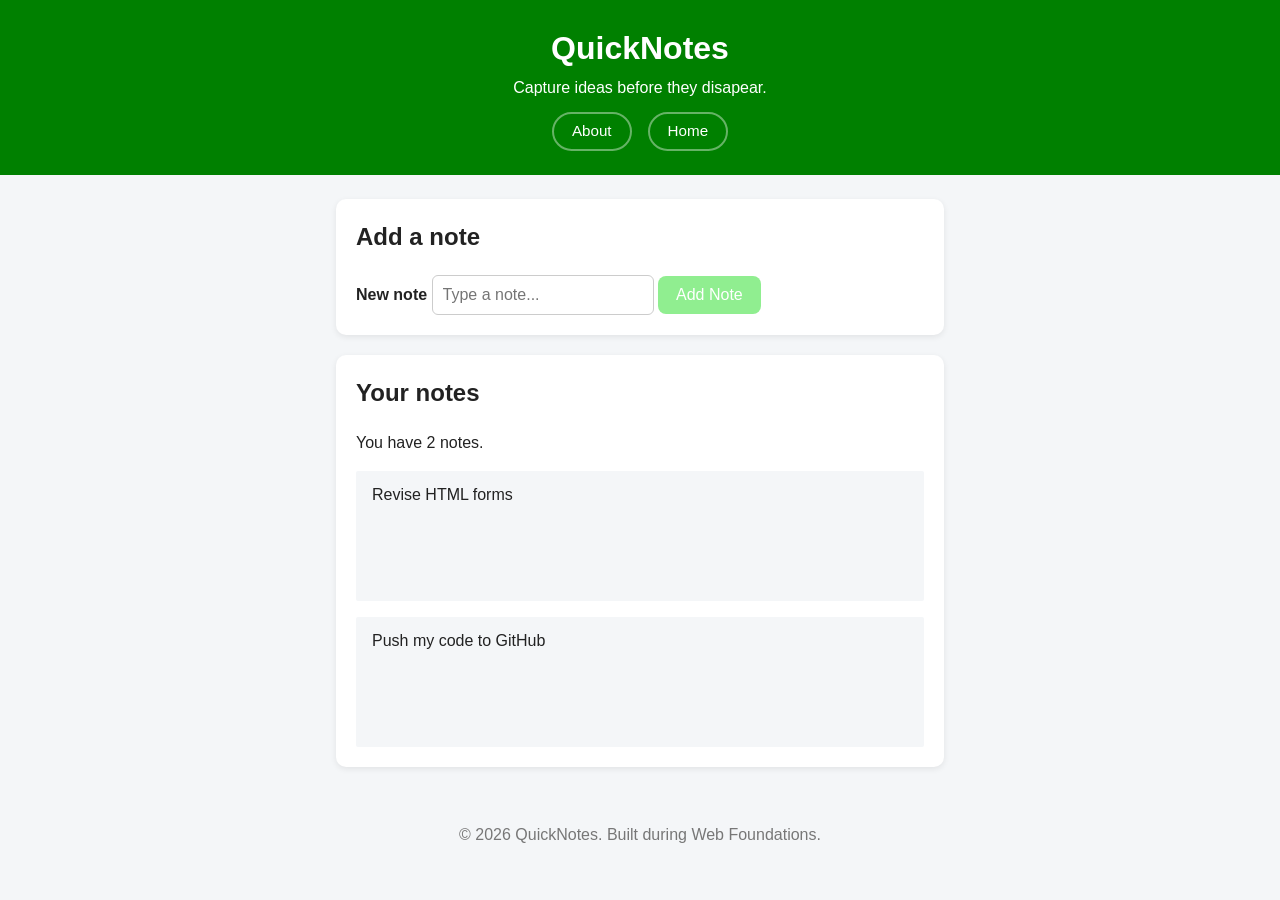
<file: day 2/index.html>
<!DOCTYPE html>
<html lang="en">
<head>
    <meta charset="UTF-8">
    <meta name="viewport" content="width=device-width, initial-scale=1.0">
    <title>QuickNotes</title>
    <link rel="stylesheet" href="styles.css"/>
</head>
<body>
    <header>
        <h1>QuickNotes</h1>
        <p>Capture ideas before they disapear.</p>

         <nav>
           <a href="about.html">About</a>
           <a href="index.html">Home</a>
        </nav>
    </header>

    <main>
        <section>
            <h2>Add a note</h2>
            <form id="note-form">
                <label for="note-input">New note</label>
                <input type="text" id="note-input" placeholder="Type a note..."/>
                <button type="submit">Add Note</button>
            </form>
        </section>

        <section>
            <h2>Your notes</h2>
            <div>
            <p id="note-count">You have 2 notes.</p>
            <ul id="notes-list">
                <li>Revise HTML forms</li>
                <li>Push my code to GitHub</li>
            </ul>
            </div>
            </section>
        </section>
    </main>

    <footer>
        <p>&copy; 2026 QuickNotes. Built during Web Foundations.</p>
    </footer>
</body>
</html>
</file>
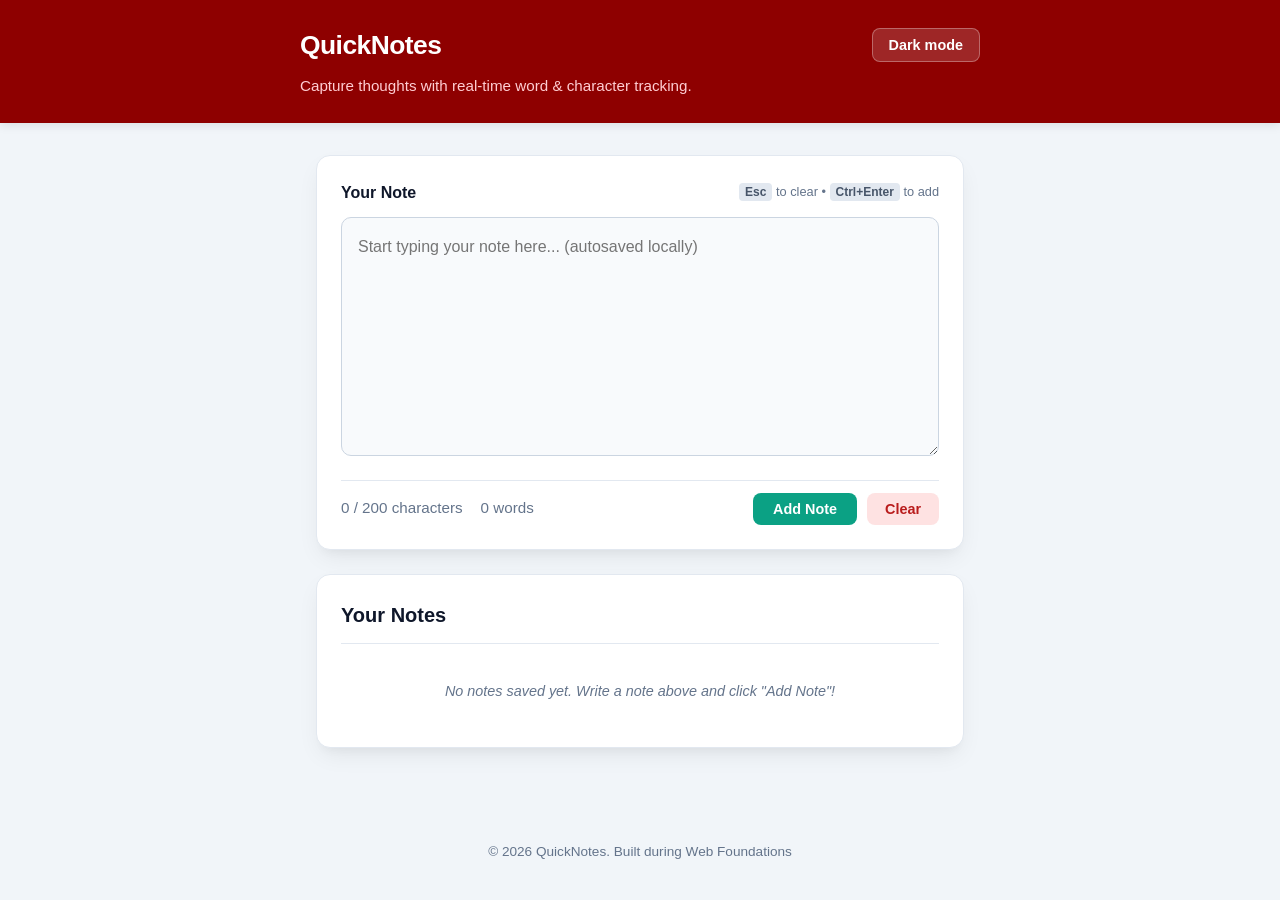
<file: day4/index.html>
<!doctype html>
<html lang="en">
  <head>
    <meta charset="UTF-8" />
    <meta name="viewport" content="width=device-width, initial-scale=1.0" />
    <title>QuickNotes</title>
    <link rel="stylesheet" href="style.css" />
    <script src="script.js" defer></script>
  </head>
  <body>
    <header>
      <div class="header-content">
        <div class="brand">
          <h1>QuickNotes</h1>
        </div>
        <button id="theme-toggle" type="button">Dark mode</button>
      </div>
      <p class="tagline">
        Capture thoughts with real-time word & character tracking.
      </p>
    </header>

    <main>
      <section class="editor-card">
        <div class="editor-header">
          <label for="note-text" class="editor-label">Your Note</label>
          <span class="shortcut-hint"
            ><kbd>Esc</kbd> to clear &bull; <kbd>Ctrl+Enter</kbd> to add</span
          >
        </div>

        <textarea
          id="note-text"
          rows="8"
          placeholder="Start typing your note here... (autosaved locally)"
        ></textarea>

        <div class="meta-row">
          <div class="counters">
            <p id="char-count">0 / 200 characters</p>
            <p id="word-count">0 words</p>
          </div>
          <div class="action-buttons">
            <button id="add-btn" type="button" class="btn-primary">
              Add Note
            </button>
            <button id="clear-btn" type="button" class="btn-clear">
              Clear
            </button>
          </div>
        </div>
      </section>

      <section class="notes-section">
        <div class="notes-header">
          <h2>Your Notes</h2>
          <span id="saved-notes-count" class="notes-count-badge">0 notes</span>
        </div>
        <ul id="notes-list" class="notes-list"></ul>
      </section>
    </main>

    <footer>
      <p>&copy; 2026 QuickNotes. Built during Web Foundations</p>
    </footer>
  </body>
</html>
</file>
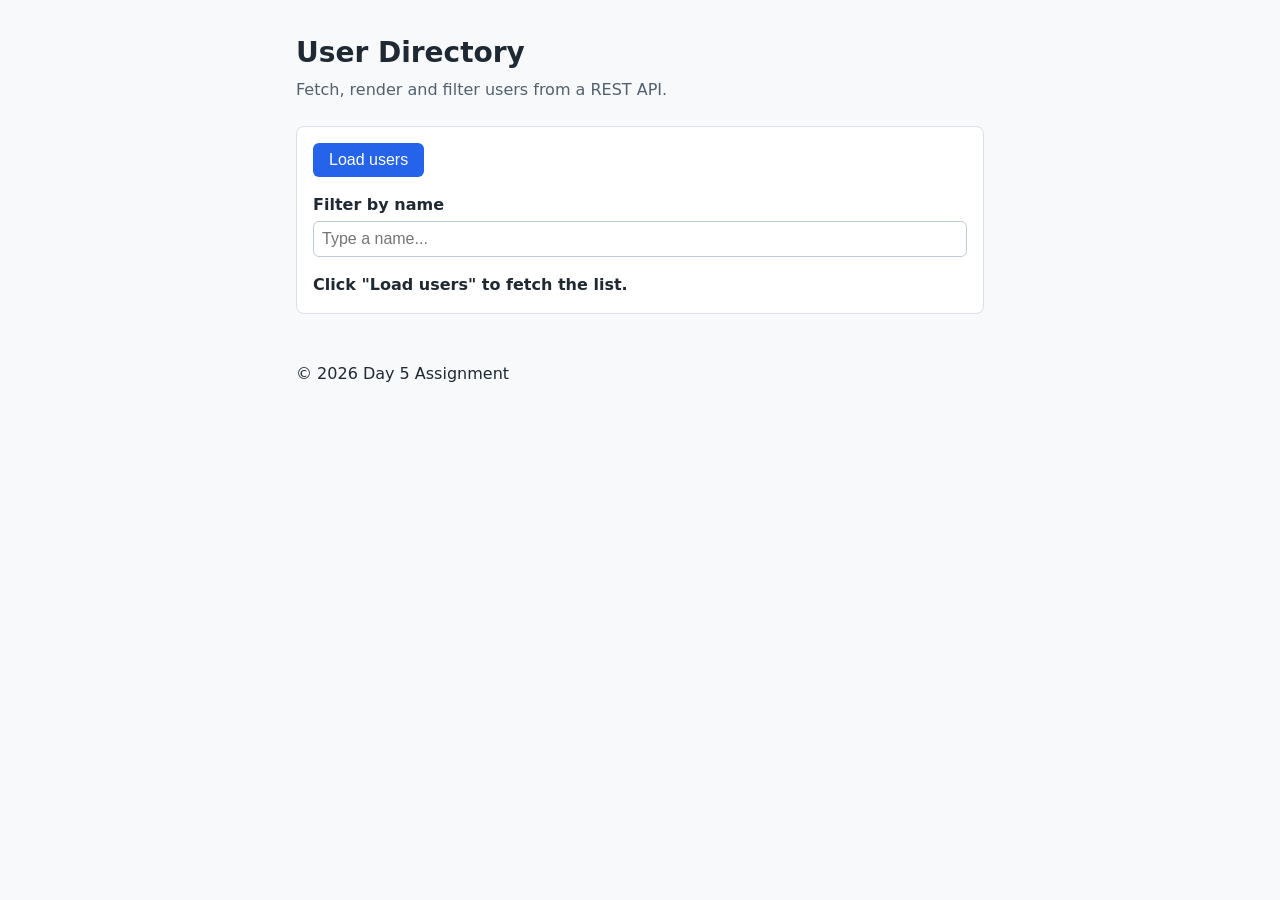
<file: day5/index.html>
<!doctype html>
<html lang="en">
  <head>
    <meta charset="UTF-8" />
    <meta name="viewport" content="width=device-width, initial-scale=1.0" />
    <title>Day 5 - Fetch &amp; Filter Users</title>
    <link rel="stylesheet" href="style.css" />
    <script src="users.js" defer></script>
  </head>
  <body>
    <header>
      <h1>User Directory</h1>
      <p class="tagline">Fetch, render and filter users from a REST API.</p>
    </header>

    <main>
      <section class="controls">
        <button id="load-users" type="button">Load users</button>

        <div class="filter-group">
          <label for="filter-input">Filter by name</label>
          <input
            id="filter-input"
            type="text"
            placeholder="Type a name..."
            autocomplete="off"
          />
        </div>

        <p id="status">Click "Load users" to fetch the list.</p>
      </section>

      <section>
        <ul id="users-list"></ul>
      </section>
    </main>

    <footer>
      <p>&copy; 2026 Day 5 Assignment</p>
    </footer>
  </body>
</html>
</file>
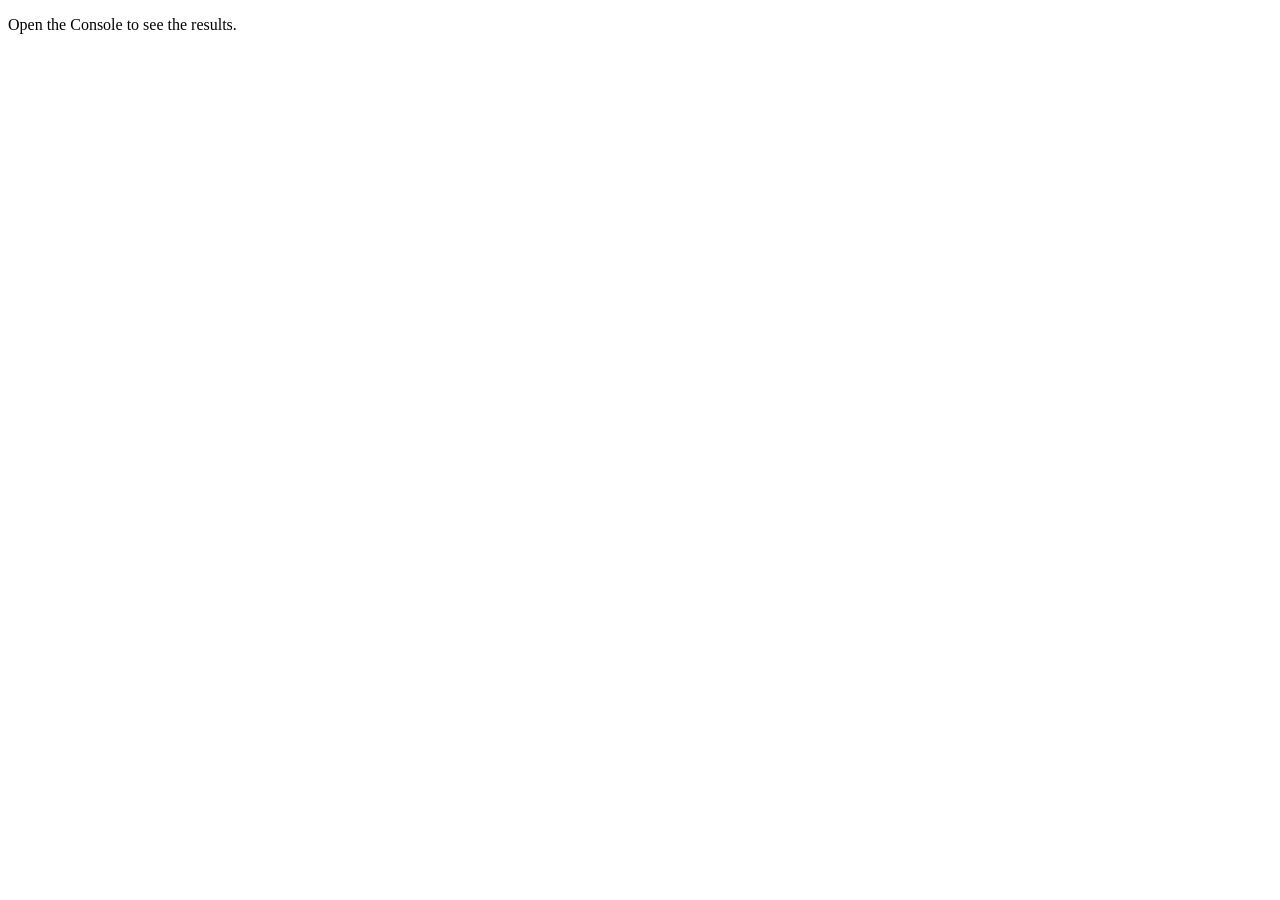
<file: day_3/index.html>
<!DOCTYPE html>
<html lang="en">
<head>
    <meta charset="UTF-8">
    <meta name="viewport" content="width=device-width, initial-scale=1.0">
    <title>Notes Toolkit</title>
    <script src="script.js" defer></script>
</head>
<body>
    <p>Open the Console to see the results.</p>
</body>
</html>
</file>
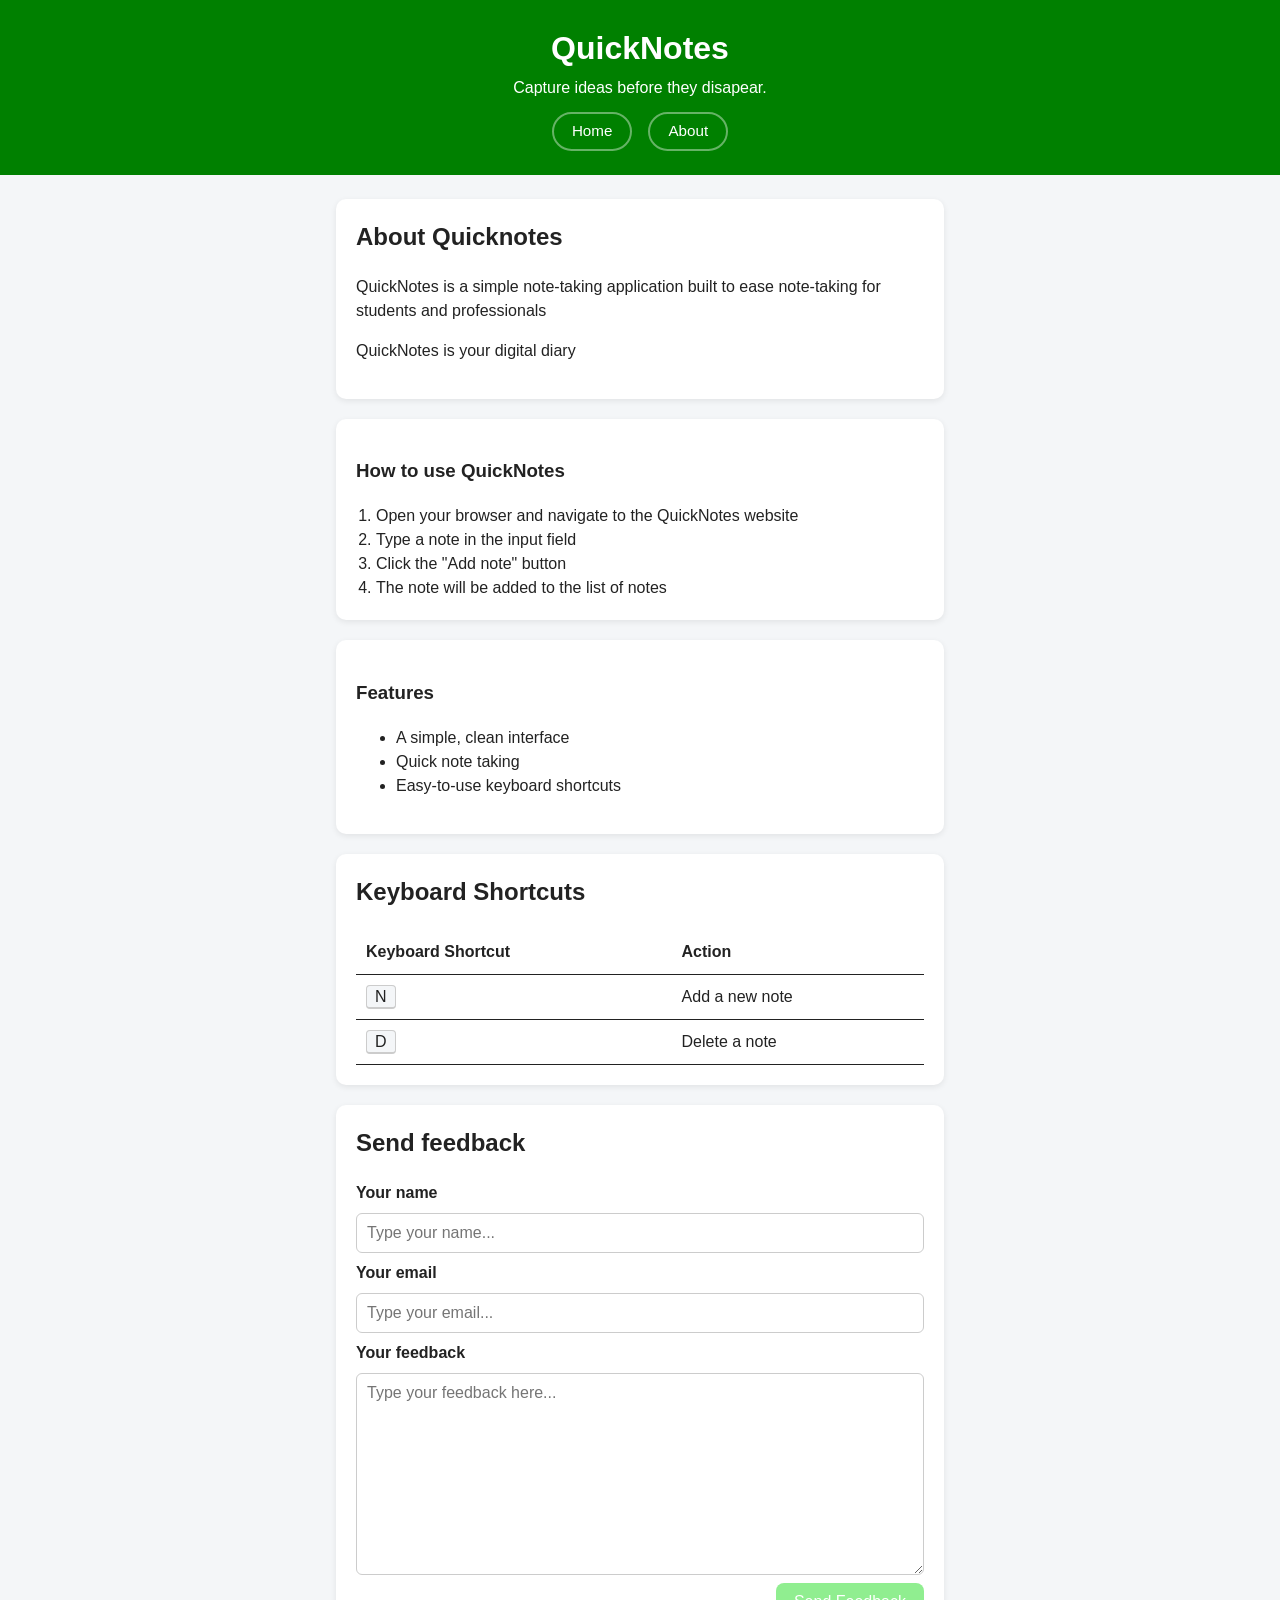
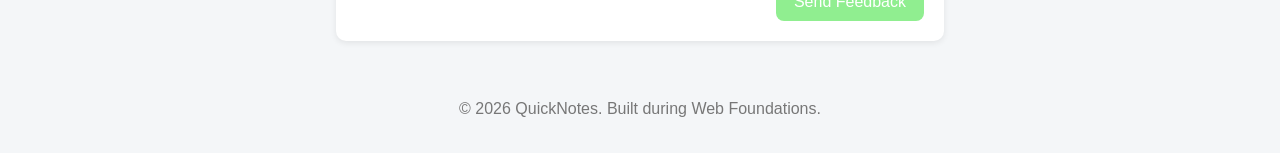
<file: day 2/about.html>
<!DOCTYPE html>
<html lang="en">
<head>
    <meta charset="UTF-8">
    <meta name="viewport" content="width=device-width, initial-scale=1.0">
    <title>QuickNotes</title>
    <link rel="stylesheet" href="styles.css">
</head>
<body>
    <header>
        <h1>QuickNotes</h1>
        <p>Capture ideas before they disapear.</p>

        <nav>
           <a href="index.html">Home</a> 
           <a href="about.html">About</a>
        </nav>
    </header>
    <main>
        <section>
            <h2>About Quicknotes</h2>
            <p>QuickNotes is a simple note-taking application built to ease note-taking for students and professionals</p>
            <p>QuickNotes is your digital diary</p>

        </section>

        <section>
            <h3>How to use QuickNotes</h3>
            <ol>
                <li>Open your browser and navigate to the QuickNotes website</li>
                <li>Type a note in the input field</li>
                <li>Click the "Add note" button</li>
                <li>The note will be added to the list of notes</li>
            </ol>
        </section>

         <section>
            <h3>Features</h3>
            <ul>
                <li>A simple, clean interface</li>
                <li>Quick note taking</li>
                <li>Easy-to-use keyboard shortcuts</li>
            </ul>
        </section>

        <section>
            <h2>Keyboard Shortcuts</h2>
            <table>
                <tr>
                    <th>Keyboard Shortcut</th>
                    <th>Action</th>
                </tr>
                <tr>
                    <td><kbd>N</kbd></td>
                    <td>Add a new note</td>
                </tr>
                <tr>
                    <td><kbd>D</kbd></td>
                    <td>Delete a note</td>
                </tr>
            </table>
        </section>

        <section>
            <h2>Send feedback</h2>
            <form id="feedback-form">
                <label for="name-input">Your name</label>
                <input type="text" id="name-input" placeholder="Type your name..." required/>
                <label for="email-input">Your email</label>
                <input type="email" id="email-input" placeholder="Type your email..." required/>
                <label for="feedback-input"> Your feedback</label>
                <textarea  rows="10" cols="20" placeholder="Type your feedback here..." required></textarea>
                <button type="submit">Send Feedback</button>
            </form>
        </section>
    </main>

    <footer>
        <p>&copy; 2026 QuickNotes. Built during Web Foundations.</p>
    </footer>
</body>
</html>
</file>
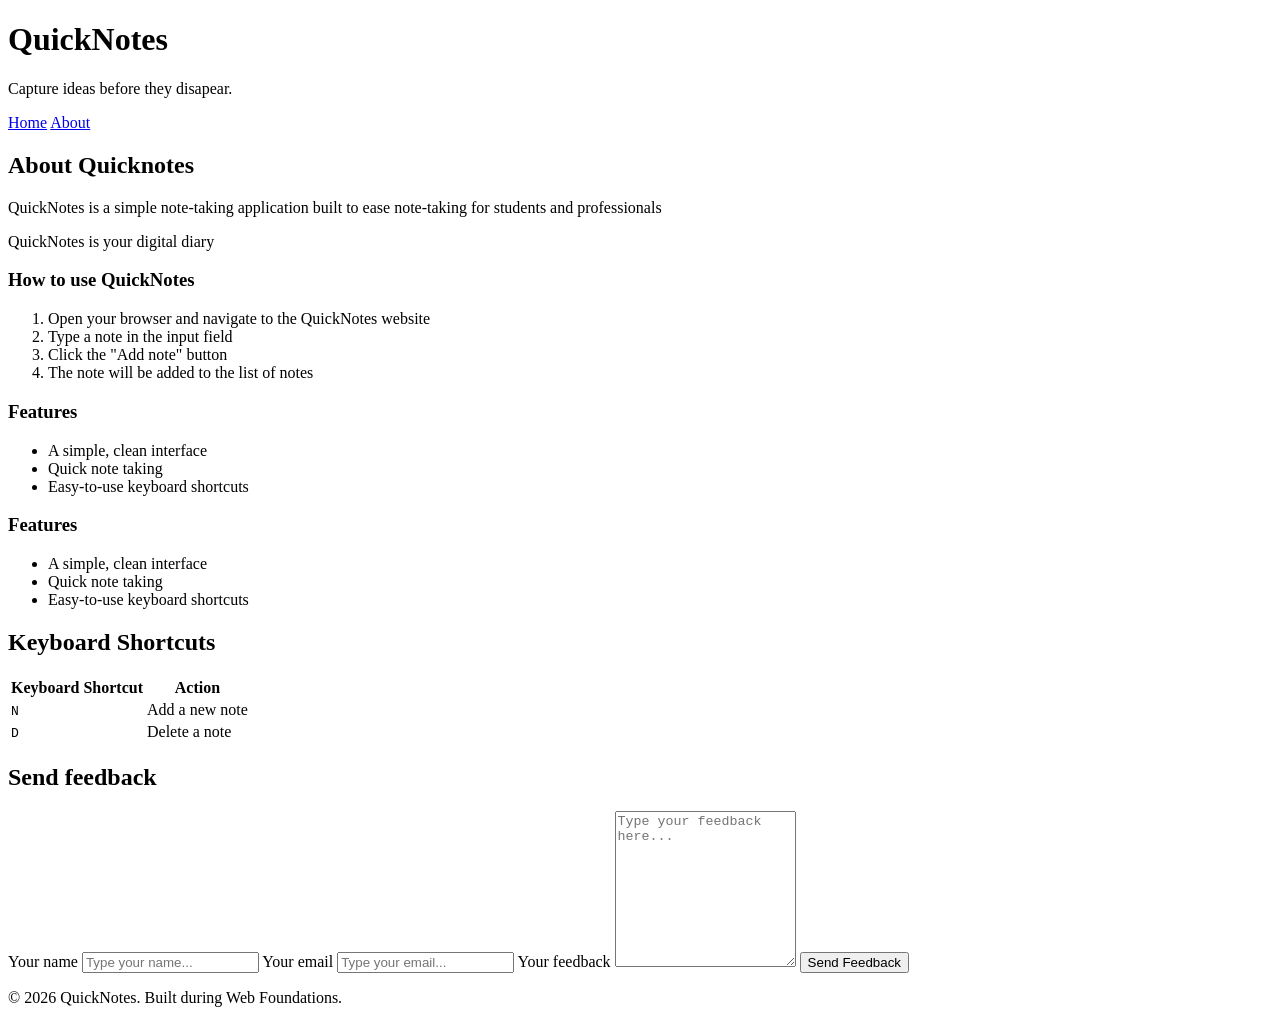
<file: day1/about.html>
<!DOCTYPE html>
<html lang="en">
<head>
    <meta charset="UTF-8">
    <meta name="viewport" content="width=device-width, initial-scale=1.0">
    <title>QuickNotes</title>
</head>
<body>
    <header>
        <h1>QuickNotes</h1>
        <p>Capture ideas before they disapear.</p>
        <nav>
           <a href="index.html">Home</a> 
           <a href="about.html">About</a>
        </nav>
    </header>
    <main>
        <section>
            <h2>About Quicknotes</h2>
            <p>QuickNotes is a simple note-taking application built to ease note-taking for students and professionals</p>
            <p>QuickNotes is your digital diary</p>

        </section>

        <section>
            <h3>How to use QuickNotes</h3>
            <ol>
                <li>Open your browser and navigate to the QuickNotes website</li>
                <li>Type a note in the input field</li>
                <li>Click the "Add note" button</li>
                <li>The note will be added to the list of notes</li>
            </ol>
        </section>

         <section>
            <h3>Features</h3>
            <ul>
                <li>A simple, clean interface</li>
                <li>Quick note taking</li>
                <li>Easy-to-use keyboard shortcuts</li>
            </ul>
        </section>

        <section>
            <h3>Features</h3>
            <ul>
                <li>A simple, clean interface</li>
                <li>Quick note taking</li>
                <li>Easy-to-use keyboard shortcuts</li>
            </ul>
        </section>

        <section>
            <h2>Keyboard Shortcuts</h2>
            <table>
                <tr>
                    <th>Keyboard Shortcut</th>
                    <th>Action</th>
                </tr>
                <tr>
                    <td><kbd>N</kbd></td>
                    <td>Add a new note</td>
                </tr>
                <tr>
                    <td><kbd>D</kbd></td>
                    <td>Delete a note</td>
                </tr>
            </table>
        </section>

        <section>
            <h2>Send feedback</h2>
            <form id="feedback-form">
                <label for="name-input">Your name</label>
                <input type="text" id="name-input" placeholder="Type your name..." required/>
                <label for="email-input">Your email</label>
                <input type="email" id="email-input" placeholder="Type your email..." required/>
                <label for="feedback-input"> Your feedback</label>
                <textarea  rows="10" cols="20" placeholder="Type your feedback here..." required></textarea>
                <button type="submit">Send Feedback</button>
            </form>
        </section>
    </main>

    <footer>
        <p>&copy; 2026 QuickNotes. Built during Web Foundations.</p>
    </footer>
</body>
</html>
</file>
<file: day 2/styles.css>
*,
*::before,
*::after {
   box-sizing: border-box;
}


body {
   margin: 0;
   font-family: 'Segoe UI', Tahoma, Geneva, Verdana, sans-serif;
   background-color: #f4f6f8;
   color: #222;
   line-height: 1.5;
}

/* Header*/
header {
   background-color: green;
   color: white;
   text-align: center;
   padding: 24px 16px;
}

header h1 {
   margin: 0;
}

header p {
   margin: 4px 0 12px;
}

/*navigation*/
nav {
   display: flex;
   justify-content: center;
   gap: 16px;
   margin-top: 12px;
}

nav a {
   color: white;
   text-decoration: none;
   padding: 6px 18px;
   border: 2px solid rgba(255, 255, 255, 0.4);
   border-radius: 999px;
   font-size: 0.95rem;
   transition: background-color 0.2s, color 0.2s;
}

nav a:hover,
nav a:focus-visible {
   background-color: white;
   color: #8e0000;
   outline: none;
}

nav a.active {
   background-color: rgba(255, 255, 255, 0.2);
   border-color: white;
}

/* main content*/
main {
   max-width: 640px;
   margin: 24px auto;
   padding: 0 16px;
}

section {
   background: white;
   padding: 20px;
   border-radius: 10px;
   margin-bottom: 20px;
   box-shadow: 0 2px 6px rgba(0, 0, 0, 0.08);
}

h2 {
   margin-top: 0;
}

/*form layout*/
#notr-form {
   display: flex;
   gap: 8px;
   flex-wrap: wrap;
}

#note-form label {
   width: 100%;
   font-weight: bold;
}

#note-form input {
   flex: 1;
}

/*Feedback form*/
#feedback-form {
   display: flex;
   flex-direction: column;
   gap: 8px;
}

#feedback-form label {
   font-weight: bold;
}

#feedback-form button {
   align-self: flex-end;
}

/* Text area styling*/
input,
textarea {
   padding: 10px;
   border: 1px solid #ccc;
   border-radius: 6px;
   font-size: 1rem;
   font-family: inherit;
}

input:focus,
textarea:focus {
   outline: none;
   border-color: lightgreen;
}

button {
   background-color: lightgreen;
   color: white;
   border: none;
   padding: 10px 18px;
   border-radius: 8px;
   font-size: 1rem;
   cursor: pointer;
}

button:hover {
   background-color: #022702;

}

/* Note list*/
#notes-list {
   list-style: none;
   padding: 0;
   margin: 0;
   display: grid;
   grid-template-columns: repeat (auto-fill, minmax(150px, 1fr));
   gap: 16px;
}


#notes-list li,
.notes {
   background-color: #f4f6f8;
   min-height: 130px;
   border-radius: 2px;
   padding: 12px 16px;
   margin: 0;
}

ol {
   padding-left: 20px;
   margin: 0;
}

table {
   width: 100%;
   border-collapse: collapse;
}

th,
td {
   text-align: left;
   padding: 10px;
   border-bottom: 1px solid;
}

kbd {
   background-color: #f4f6f8;
   border: 1px solid #ccc;
   border-bottom-width: 2px;
   border-radius: 4px;
   padding: 2px 8px;
   font-family: inherit;
}

/* Footer */
footer {
   text-align: center;
   color: #777;
   padding: 16px;
}

/* Phones */
@media (max-width: 600px) {
   #note-form {
      flex-direction: column;
   }
}
</file>
<file: day4/style.css>
/* 1. CSS Variables - Theme Definitions */
:root {
  --bg-color: #f1f5f9;
  --card-bg: #ffffff;
  --card-border: #e2e8f0;
  --text-primary: #0f172a;
  --text-muted: #64748b;
  --textarea-bg: #f8fafc;
  --textarea-border: #cbd5e1;
  --textarea-focus: #0ba184;
  --header-bg: #8e0000;
  --header-text: #ffffff;
  --header-tagline: #ffcdd2;
  --btn-primary-bg: #0ba184;
  --btn-primary-hover: #088a70;
  --btn-primary-text: #ffffff;
  --btn-theme-bg: rgba(255, 255, 255, 0.15);
  --btn-theme-hover: rgba(255, 255, 255, 0.25);
  --btn-theme-text: #ffffff;
  --btn-theme-border: rgba(255, 255, 255, 0.3);
  --btn-clear-bg: #fee2e2;
  --btn-clear-hover: #fecaca;
  --btn-clear-text: #b91c1c;
  --badge-bg: rgba(255, 255, 255, 0.2);
  --badge-text: #ffffff;
  --kbd-bg: #e2e8f0;
  --kbd-text: #475569;
  --shadow: 0 10px 25px -5px rgba(0, 0, 0, 0.08), 0 8px 10px -6px rgba(0, 0, 0, 0.04);
  --warning-color: orange;
  --over-color: red;
}

body.dark {
  --bg-color: #0b0f17;
  --card-bg: #151d2a;
  --card-border: #1e293b;
  --text-primary: #f1f5f9;
  --text-muted: #94a3b8;
  --textarea-bg: #0d131f;
  --textarea-border: #334155;
  --textarea-focus: #10b981;
  --header-bg: #111827;
  --header-text: #f8fafc;
  --header-tagline: #9ca3af;
  --btn-primary-bg: #10b981;
  --btn-primary-hover: #059669;
  --btn-primary-text: #ffffff;
  --btn-theme-bg: #1e293b;
  --btn-theme-hover: #334155;
  --btn-theme-text: #e2e8f0;
  --btn-theme-border: #374151;
  --btn-clear-bg: rgba(239, 68, 68, 0.15);
  --btn-clear-hover: rgba(239, 68, 68, 0.25);
  --btn-clear-text: #f87171;
  --badge-bg: #1e293b;
  --badge-text: #10b981;
  --kbd-bg: #1e293b;
  --kbd-text: #94a3b8;
  --shadow: 0 10px 30px -5px rgba(0, 0, 0, 0.5);
  --warning-color: orange;
  --over-color: red;
}

/* 2. Global Reset and Base Styles */
*,
*::before,
*::after {
  box-sizing: border-box;
}

body {
  margin: 0;
  font-family: "Plus Jakarta Sans", "Segoe UI", Arial, sans-serif;
  background-color: var(--bg-color);
  color: var(--text-primary);
  line-height: 1.6;
  min-height: 100vh;
  display: flex;
  flex-direction: column;
  transition: background-color 0.25s ease, color 0.25s ease;
}

/* 3. Header */
header {
  background-color: var(--header-bg);
  color: var(--header-text);
  padding: 24px 20px;
  box-shadow: 0 2px 10px rgba(0, 0, 0, 0.1);
  transition: background-color 0.25s ease, color 0.25s ease;
}

.header-content {
  max-width: 680px;
  margin: 0 auto;
  display: flex;
  justify-content: space-between;
  align-items: center;
  gap: 16px;
}

.brand {
  display: flex;
  align-items: center;
  gap: 12px;
}

.brand h1 {
  margin: 0;
  font-size: 1.65rem;
  font-weight: 700;
  letter-spacing: -0.02em;
}

.badge {
  font-size: 0.75rem;
  font-weight: 700;
  text-transform: uppercase;
  padding: 4px 8px;
  border-radius: 9999px;
  background-color: var(--badge-bg);
  color: var(--badge-text);
  letter-spacing: 0.05em;
}

.tagline {
  max-width: 680px;
  margin: 8px auto 0;
  color: var(--header-tagline);
  font-size: 0.95rem;
}

/* 4. Theme Button */
#theme-toggle {
  background-color: var(--btn-theme-bg);
  color: var(--btn-theme-text);
  border: 1px solid var(--btn-theme-border);
  padding: 8px 16px;
  border-radius: 8px;
  font-size: 0.9rem;
  font-weight: 600;
  cursor: pointer;
  transition: background-color 0.2s ease, transform 0.15s ease;
}

#theme-toggle:hover {
  background-color: var(--btn-theme-hover);
  transform: translateY(-1px);
}

#theme-toggle:active {
  transform: translateY(0);
}

/* 5. Main Editor Area */
main {
  flex: 1;
  max-width: 680px;
  width: 100%;
  margin: 32px auto;
  padding: 0 16px;
}

.editor-card {
  background-color: var(--card-bg);
  border: 1px solid var(--card-border);
  border-radius: 14px;
  padding: 24px;
  box-shadow: var(--shadow);
  transition: background-color 0.25s ease, border-color 0.25s ease, box-shadow 0.25s ease;
}

.editor-header {
  display: flex;
  justify-content: space-between;
  align-items: center;
  margin-bottom: 12px;
}

.editor-label {
  font-size: 1rem;
  font-weight: 600;
  color: var(--text-primary);
}

.shortcut-hint {
  font-size: 0.8rem;
  color: var(--text-muted);
}

kbd {
  background-color: var(--kbd-bg);
  color: var(--kbd-text);
  border-radius: 4px;
  padding: 2px 6px;
  font-size: 0.75rem;
  font-family: inherit;
  font-weight: 600;
}

/* 6. Textarea */
#note-text {
  width: 100%;
  min-height: 180px;
  padding: 16px;
  border-radius: 10px;
  border: 1px solid var(--textarea-border);
  background-color: var(--textarea-bg);
  color: var(--text-primary);
  font-family: inherit;
  font-size: 1rem;
  line-height: 1.6;
  resize: vertical;
  outline: none;
  transition: border-color 0.2s ease, box-shadow 0.2s ease, background-color 0.25s ease, color 0.25s ease;
}

#note-text:focus {
  border-color: var(--textarea-focus);
  box-shadow: 0 0 0 3px rgba(11, 161, 132, 0.2);
}

body.dark #note-text:focus {
  box-shadow: 0 0 0 3px rgba(16, 185, 129, 0.25);
}

/* 7. Meta / Status Bar */
.meta-row {
  display: flex;
  justify-content: space-between;
  align-items: center;
  flex-wrap: wrap;
  gap: 16px;
  margin-top: 16px;
  padding-top: 12px;
  border-top: 1px solid var(--card-border);
}

.counters {
  display: flex;
  gap: 18px;
  align-items: center;
  flex-wrap: wrap;
}

#char-count,
#word-count {
  margin: 0;
  font-size: 0.95rem;
  font-weight: 500;
  color: var(--text-muted);
  transition: color 0.2s ease, font-weight 0.2s ease;
}

/* 8. Specific Counter State Classes */
.warning {
  color: orange;
}

.over {
  color: red;
  font-weight: bold;
}

/* 9. Buttons */
.action-buttons {
  display: flex;
  gap: 10px;
  align-items: center;
}

#add-btn,
.btn-primary {
  background-color: var(--btn-primary-bg);
  color: var(--btn-primary-text);
  border: none;
  padding: 8px 20px;
  border-radius: 8px;
  font-size: 0.9rem;
  font-weight: 600;
  cursor: pointer;
  transition: background-color 0.2s ease, transform 0.15s ease;
}

#add-btn:hover,
.btn-primary:hover {
  background-color: var(--btn-primary-hover);
  transform: translateY(-1px);
}

#add-btn:active,
.btn-primary:active {
  transform: translateY(0);
}

#clear-btn,
.btn-clear {
  background-color: var(--btn-clear-bg);
  color: var(--btn-clear-text);
  border: none;
  padding: 8px 18px;
  border-radius: 8px;
  font-size: 0.9rem;
  font-weight: 600;
  cursor: pointer;
  transition: background-color 0.2s ease, transform 0.15s ease;
}

#clear-btn:hover,
.btn-clear:hover {
  background-color: var(--btn-clear-hover);
  transform: translateY(-1px);
}

#clear-btn:active,
.btn-clear:active {
  transform: translateY(0);
}

/* 10. Notes List Section */
.notes-section {
  margin-top: 24px;
  background-color: var(--card-bg);
  border: 1px solid var(--card-border);
  border-radius: 14px;
  padding: 24px;
  box-shadow: var(--shadow);
  transition: background-color 0.25s ease, border-color 0.25s ease;
}

.notes-header {
  display: flex;
  justify-content: space-between;
  align-items: center;
  margin-bottom: 16px;
  padding-bottom: 12px;
  border-bottom: 1px solid var(--card-border);
}

.notes-header h2 {
  margin: 0;
  font-size: 1.25rem;
  font-weight: 700;
  color: var(--text-primary);
}

.notes-count-badge {
  font-size: 0.8rem;
  font-weight: 600;
  padding: 4px 10px;
  border-radius: 9999px;
  background-color: var(--badge-bg);
  color: var(--badge-text);
}

.notes-list {
  list-style: none;
  padding: 0;
  margin: 0;
  display: flex;
  flex-direction: column;
  gap: 12px;
}

.note-item {
  background-color: var(--textarea-bg);
  border: 1px solid var(--card-border);
  border-left: 4px solid var(--primary);
  border-radius: 8px;
  padding: 12px 16px;
  display: flex;
  justify-content: space-between;
  align-items: center;
  gap: 12px;
  transition: transform 0.15s ease, background-color 0.2s ease;
}

.note-item:hover {
  transform: translateX(2px);
}

.note-item-text {
  flex: 1;
  word-break: break-word;
  white-space: pre-wrap;
  color: var(--text-primary);
  font-size: 0.95rem;
}

.btn-delete {
  background-color: transparent;
  color: var(--text-muted);
  border: 1px solid var(--card-border);
  padding: 5px 12px;
  border-radius: 6px;
  font-size: 0.8rem;
  font-weight: 600;
  cursor: pointer;
  transition: background-color 0.2s ease, color 0.2s ease, border-color 0.2s ease;
}

.btn-delete:hover {
  background-color: var(--btn-clear-bg);
  color: var(--btn-clear-text);
  border-color: var(--btn-clear-text);
}

.empty-state {
  text-align: center;
  padding: 20px 16px;
  color: var(--text-muted);
  font-size: 0.9rem;
  font-style: italic;
}

/* 10. Footer */
footer {
  text-align: center;
  padding: 24px 16px;
  color: var(--text-muted);
  font-size: 0.85rem;
  margin-top: auto;
}

/* 11. Responsive Layout */
@media (max-width: 600px) {
  .header-content {
    flex-direction: column;
    align-items: flex-start;
  }

  #theme-toggle {
    align-self: flex-start;
  }

  .meta-row {
    flex-direction: column;
    align-items: flex-start;
  }

  #clear-btn {
    width: 100%;
  }
}
</file>
<file: day5/style.css>
* {
  box-sizing: border-box;
}

body {
  margin: 0;
  font-family: system-ui, -apple-system, "Segoe UI", sans-serif;
  line-height: 1.5;
  color: #1f2933;
  background: #f7f9fb;
}

header,
main,
footer {
  max-width: 720px;
  margin: 0 auto;
  padding: 0 1rem;
}

header {
  padding-top: 2rem;
}

h1 {
  margin: 0;
  font-size: 1.75rem;
}

.tagline {
  margin: 0.25rem 0 0;
  color: #52606d;
}

.controls {
  margin-top: 1.5rem;
  padding: 1rem;
  background: #fff;
  border: 1px solid #d9e2ec;
  border-radius: 8px;
}

button {
  padding: 0.5rem 1rem;
  font-size: 1rem;
  color: #fff;
  background: #2563eb;
  border: none;
  border-radius: 6px;
  cursor: pointer;
}

button:disabled {
  background: #9fb3c8;
  cursor: not-allowed;
}

.filter-group {
  display: flex;
  flex-direction: column;
  gap: 0.25rem;
  margin-top: 1rem;
}

label {
  font-weight: 600;
}

input {
  padding: 0.5rem;
  font-size: 1rem;
  border: 1px solid #bcccdc;
  border-radius: 6px;
}

#status {
  margin: 1rem 0 0;
  font-weight: 600;
}

.status-loading {
  color: #b45309;
}

.status-success {
  color: #15803d;
}

.status-error {
  color: #b91c1c;
}

#users-list {
  list-style: none;
  margin: 1.5rem 0;
  padding: 0;
  display: grid;
  gap: 0.75rem;
}

.user-card {
  padding: 1rem;
  background: #fff;
  border: 1px solid #d9e2ec;
  border-radius: 8px;
}

.user-card h2 {
  margin: 0 0 0.25rem;
  font-size: 1.15rem;
}

.user-card p {
  margin: 0;
  color: #486581;
}

.user-email {
  color: #2563eb !important;
}

.empty-state {
  padding: 1rem;
  text-align: center;
  color: #52606d;
  background: #fff;
  border: 1px dashed #bcccdc;
  border-radius: 8px;
}
</file>
